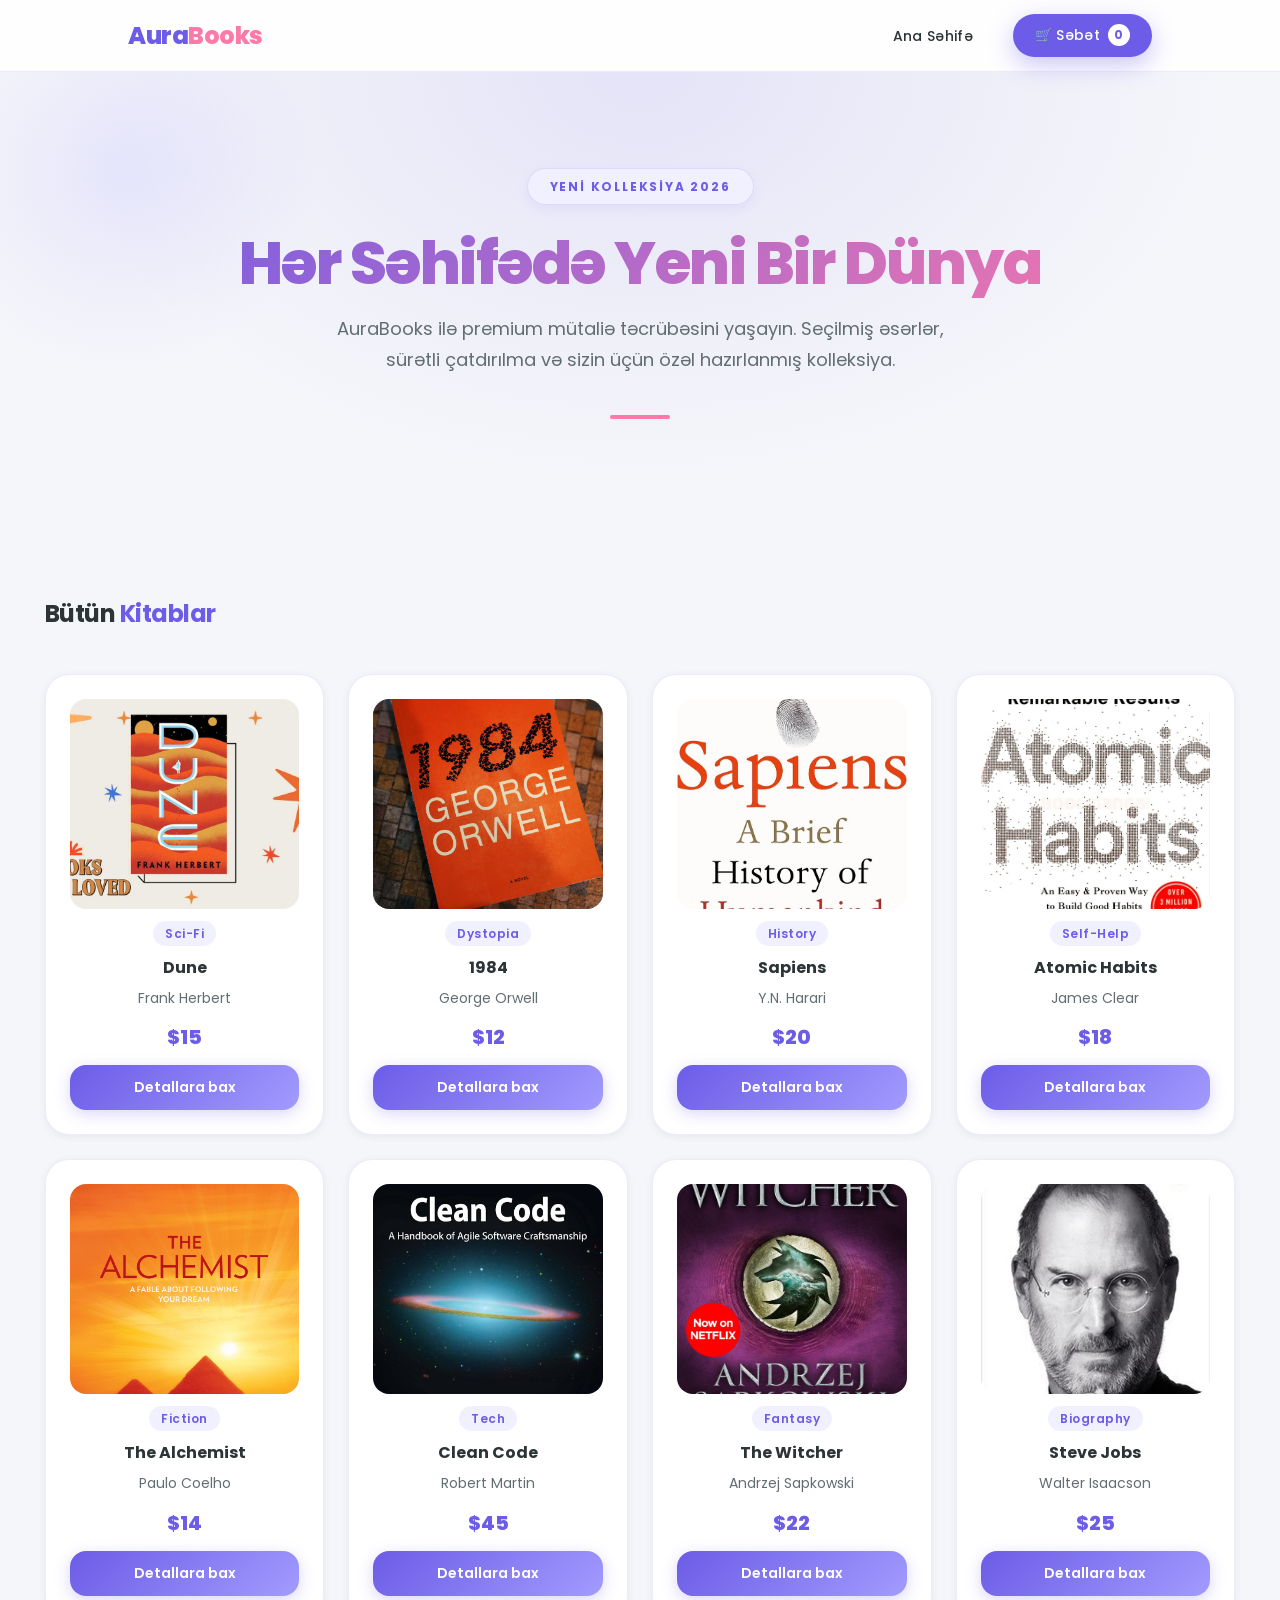
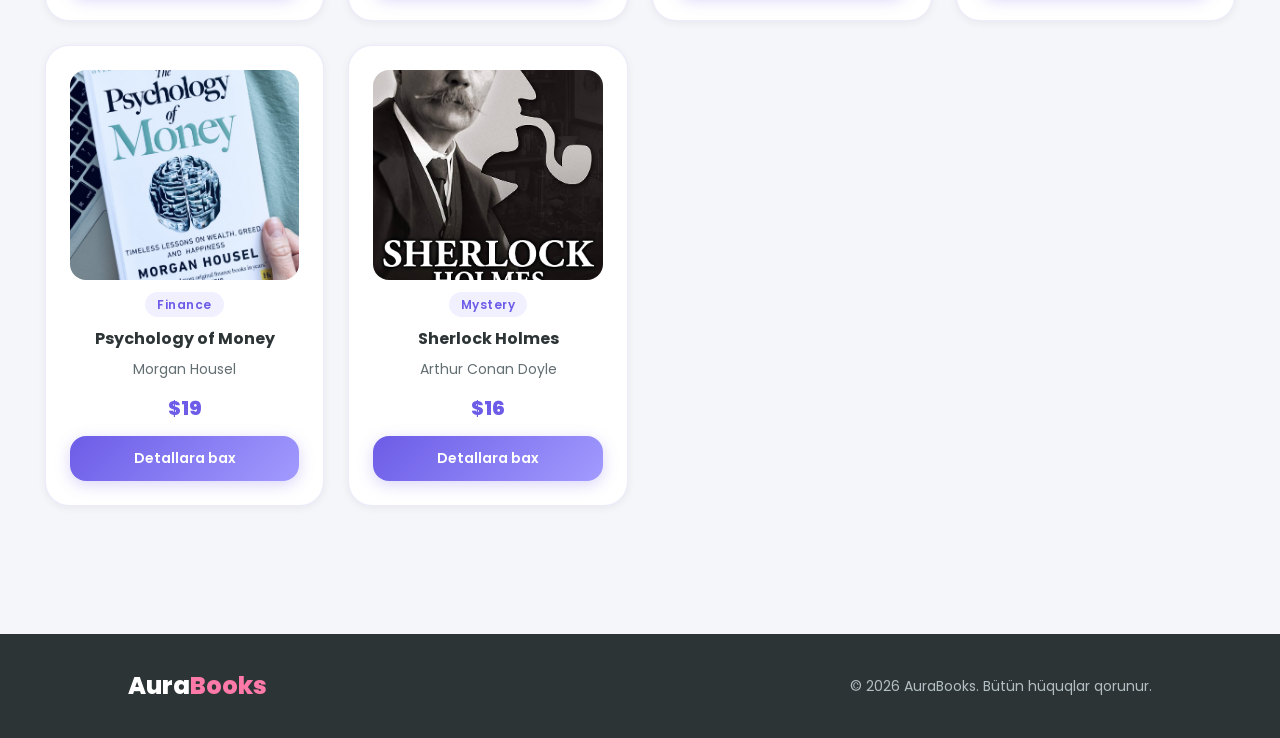
<file: index.html>
<!DOCTYPE html>
<html lang="az">
<head>
    <meta charset="UTF-8" />
    <meta name="viewport" content="width=device-width, initial-scale=1.0" />
    <meta name="description" content="AuraBooks — Premium kitab mağazası. Seçilmiş əsərlər, sürətli çatdırılma." />
    <!-- Open Graph -->
    <meta property="og:title"       content="Aura Books | Premium Store" />
    <meta property="og:description" content="Premium mütaliə təcrübəsini yaşayın." />
    <meta property="og:type"        content="website" />

    <title>Aura Books | Premium Store</title>

    <!-- Fonts -->
    <link rel="preconnect" href="https://fonts.googleapis.com" />
    <link rel="preconnect" href="https://fonts.gstatic.com" crossorigin />
    <link href="https://fonts.googleapis.com/css2?family=Poppins:wght@300;400;500;600;700;800&display=swap" rel="stylesheet" />

    <!-- Styles -->
    <link rel="stylesheet" href="style.css" />
</head>
<body>

<!-- ===================== HEADER / NAVBAR ===================== -->
<header role="banner">
    <nav class="navbar" role="navigation" aria-label="Əsas naviqasiya">

        <a href="index.html" class="logo" aria-label="AuraBooks Ana Səhifə">
            Aura<span>Books</span>
        </a>

        <!-- Mobile hamburger button -->
        <button
            class="hamburger"
            id="hamburger-btn"
            aria-label="Menyunu aç/bağla"
            aria-expanded="false"
            aria-controls="nav-links"
        >
            <span></span>
            <span></span>
            <span></span>
        </button>

        <ul class="nav-links" id="nav-links" role="list">
            <li><a href="index.html" aria-current="page">Ana Səhifə</a></li>
            <li>
                <a href="cart.html" class="cart-link" aria-label="Səbətim">
                    🛒 Səbət
                    <span id="cart-count" aria-live="polite" aria-atomic="true">0</span>
                </a>
            </li>
        </ul>

    </nav>
</header>

<!-- ===================== MAIN CONTENT ===================== -->
<main id="main-content" class="page-grid">

    <!-- Hero Section -->
    <section class="hero full-bleed" aria-labelledby="hero-heading">
        <div class="hero-badge" aria-hidden="true">Yeni Kolleksiya 2026</div>
        <h1 id="hero-heading">Hər Səhifədə <span>Yeni Bir Dünya</span></h1>
        <p>
            AuraBooks ilə premium mütaliə təcrübəsini yaşayın.
            Seçilmiş əsərlər, sürətli çatdırılma və sizin üçün
            özəl hazırlanmış kolleksiya.
        </p>
    </section>

    <!-- Books Section -->
    <section class="books-section" aria-labelledby="books-heading">
        <h2 class="section-title" id="books-heading">
            Bütün <span>Kitablar</span>
        </h2>
        <div id="book-list" class="books-grid" role="list" aria-label="Kitab siyahısı">
            <!-- JS ile render edilecek -->
        </div>
    </section>

</main>

<!-- ===================== BOOK DETAIL MODAL ===================== -->
<div
    id="book-modal"
    class="modal"
    role="dialog"
    aria-modal="true"
    aria-labelledby="modal-title"
    aria-hidden="true"
>
    <div class="modal-content" id="modal-body">
        <!-- JS ile doldurulacak -->
    </div>
</div>

<!-- ===================== TOAST CONTAINER ===================== -->
<div id="toast-container" aria-live="polite" aria-atomic="true"></div>

<!-- ===================== FOOTER ===================== -->
<footer class="footer" role="contentinfo">
    <div class="footer-logo">Aura<span>Books</span></div>
    <p class="footer-copy">© 2026 AuraBooks. Bütün hüquqlar qorunur.</p>
</footer>

<!-- ===================== SCRIPTS ===================== -->
<script src="data.js"></script>
<script src="script.js"></script>

</body>
</html>
</file>
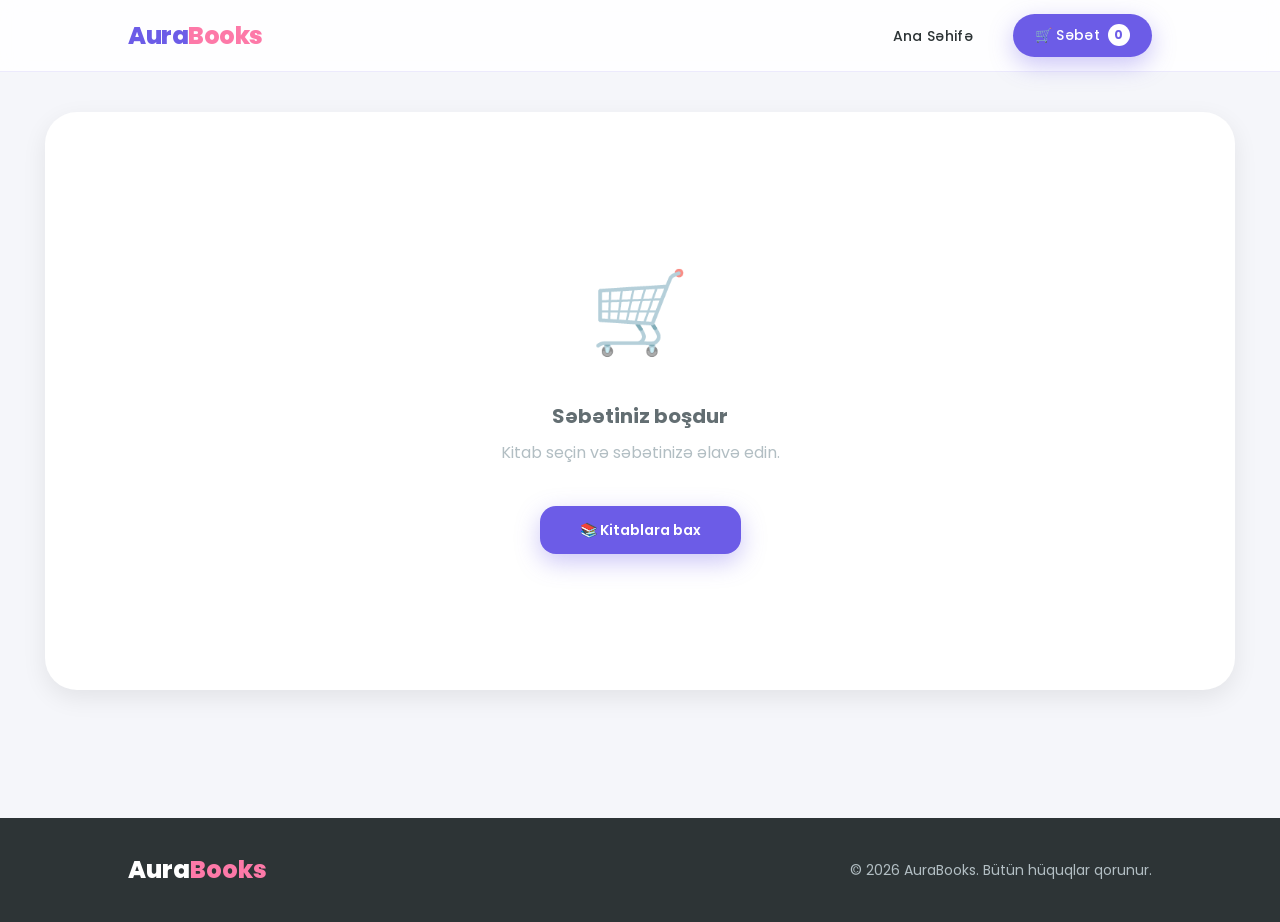
<file: cart.html>
<!DOCTYPE html>
<html lang="az">
<head>
    <meta charset="UTF-8" />
    <meta name="viewport" content="width=device-width, initial-scale=1.0" />
    <meta name="description" content="AuraBooks Səbət — Seçdiyiniz kitabları burada görə bilərsiniz." />
    <title>Səbətim | Aura Books</title>

    <!-- Fonts -->
    <link rel="preconnect" href="https://fonts.googleapis.com" />
    <link rel="preconnect" href="https://fonts.gstatic.com" crossorigin />
    <link href="https://fonts.googleapis.com/css2?family=Poppins:wght@300;400;500;600;700;800&display=swap" rel="stylesheet" />

    <!-- Styles -->
    <link rel="stylesheet" href="style.css" />
</head>
<body>

<!-- ===================== HEADER ===================== -->
<header role="banner">
    <nav class="navbar" role="navigation" aria-label="Əsas naviqasiya">

        <a href="index.html" class="logo" aria-label="AuraBooks Ana Səhifə">
            Aura<span>Books</span>
        </a>

        <!-- Mobile hamburger -->
        <button
            class="hamburger"
            id="hamburger-btn"
            aria-label="Menyunu aç/bağla"
            aria-expanded="false"
            aria-controls="nav-links"
        >
            <span></span><span></span><span></span>
        </button>

        <ul class="nav-links" id="nav-links" role="list">
            <li><a href="index.html">Ana Səhifə</a></li>
            <li>
                <a href="cart.html" class="cart-link" aria-label="Səbətim" aria-current="page">
                    🛒 Səbət
                    <span id="cart-count" aria-live="polite" aria-atomic="true">0</span>
                </a>
            </li>
        </ul>

    </nav>
</header>

<!-- ===================== MAIN ===================== -->
<main id="main-content" class="cart-page page-grid">
    <div class="cart-container" id="cart-container">
        <!-- Dynamically filled by JS -->
    </div>
</main>

<!-- ===================== TOAST CONTAINER ===================== -->
<div id="toast-container" aria-live="polite" aria-atomic="true"></div>

<!-- ===================== FOOTER ===================== -->
<footer class="footer" role="contentinfo">
    <div class="footer-logo">Aura<span>Books</span></div>
    <p class="footer-copy">© 2026 AuraBooks. Bütün hüquqlar qorunur.</p>
</footer>

<!-- ===================== SCRIPTS ===================== -->
<!-- Load shared data first, then cart logic -->
<script src="data.js"></script>
<script>
    /* -------------------------------------------------------
       Cart Utilities  (duplicated here intentionally because
       cart.html is a standalone page — no module bundler)
       ------------------------------------------------------- */

    function getCart() {
        try {
            return JSON.parse(localStorage.getItem('aura_cart')) || {};
        } catch {
            return {};
        }
    }

    function saveCart(cart) {
        localStorage.setItem('aura_cart', JSON.stringify(cart));
    }

    function getCartItemCount() {
        return Object.values(getCart()).reduce((sum, qty) => sum + qty, 0);
    }

    function updateCartBadge() {
        const el = document.getElementById('cart-count');
        if (el) el.textContent = getCartItemCount();
    }

    /* -------------------------------------------------------
       Toast
       ------------------------------------------------------- */
    function showToast(message, type = 'success', duration = 2800) {
        const container = document.getElementById('toast-container');
        if (!container) return;
        const icons = { success: '✓', error: '✕', info: 'ℹ' };
        const toast = document.createElement('div');
        toast.className = `toast toast-${type}`;
        toast.setAttribute('role', 'alert');
        toast.innerHTML = `<strong>${icons[type] || '•'}</strong> ${message}`;
        container.appendChild(toast);
        const removeToast = () => {
            toast.classList.add('toast-out');
            toast.addEventListener('animationend', () => toast.remove(), { once: true });
        };
        const timer = setTimeout(removeToast, duration);
        toast.addEventListener('click', () => { clearTimeout(timer); removeToast(); });
    }

    /* -------------------------------------------------------
       Hamburger
       ------------------------------------------------------- */
    function initHamburger() {
        const btn   = document.getElementById('hamburger-btn');
        const links = document.getElementById('nav-links');
        if (!btn || !links) return;
        btn.addEventListener('click', () => {
            const isOpen = links.classList.toggle('is-open');
            btn.classList.toggle('is-active', isOpen);
            btn.setAttribute('aria-expanded', String(isOpen));
        });
        links.querySelectorAll('a').forEach(a => a.addEventListener('click', () => {
            links.classList.remove('is-open');
            btn.classList.remove('is-active');
            btn.setAttribute('aria-expanded', 'false');
        }));
    }

    /* -------------------------------------------------------
       Cart Quantity Helpers
       ------------------------------------------------------- */

    function changeQty(bookId, delta) {
        const cart = getCart();
        const newQty = (cart[bookId] || 0) + delta;
        if (newQty <= 0) {
            delete cart[bookId];
        } else {
            cart[bookId] = newQty;
        }
        saveCart(cart);
        renderCart(); // Re-render the whole cart
        updateCartBadge();
    }

    function removeItem(bookId) {
        const cart = getCart();
        delete cart[bookId];
        saveCart(cart);
        renderCart();
        updateCartBadge();
        showToast('Məhsul səbətdən silindi.', 'info');
    }

    function clearCart() {
        if (!confirm('Səbəti tamamilə təmizləmək istədiyinizə əminsiniz?')) return;
        localStorage.removeItem('aura_cart');
        renderCart();
        updateCartBadge();
        showToast('Səbət təmizləndi.', 'info');
    }

    function checkout() {
        const cart = getCart();
        if (Object.keys(cart).length === 0) {
            showToast('Səbətiniz boşdur!', 'error');
            return;
        }
        // Simulate checkout
        localStorage.removeItem('aura_cart');
        showToast('🎉 Sifarişiniz qəbul olundu! Təbriklər!', 'success', 3500);
        setTimeout(() => {
            window.location.href = 'index.html';
        }, 3600);
    }

    /* -------------------------------------------------------
       Render Cart
       ------------------------------------------------------- */
    function renderCart() {
        const container = document.getElementById('cart-container');
        if (!container) return;

        const cart = getCart(); // { bookId: qty }
        const cartEntries = Object.entries(cart)
            .map(([id, qty]) => ({ book: BOOKS_DATA.find(b => b.id === parseInt(id)), qty: parseInt(qty) }))
            .filter(entry => entry.book); // skip stale IDs

        /* ---------- EMPTY STATE ---------- */
        if (cartEntries.length === 0) {
            container.innerHTML = `
                <div class="empty-cart" role="status" aria-live="polite">
                    <span class="empty-icon" aria-hidden="true">🛒</span>
                    <h3>Səbətiniz boşdur</h3>
                    <p>Kitab seçin və səbətinizə əlavə edin.</p>
                    <a href="index.html" class="btn-shop">
                        📚 Kitablara bax
                    </a>
                </div>
            `;
            return;
        }

        /* ---------- ITEMS + SUMMARY ---------- */
        let subtotal = 0;
        const itemsHtml = cartEntries.map(({ book, qty }) => {
            const lineTotal = book.price * qty;
            subtotal += lineTotal;
            return `
                <div class="cart-item" data-id="${book.id}">
                    <img
                        class="cart-item-img"
                        src="${book.img}"
                        alt="${escapeHtml(book.title)}"
                        loading="lazy"
                        onerror="this.src=''; this.style.background='linear-gradient(135deg,#f0f1ff,#e8ecff)';"
                    />
                    <div class="cart-item-info">
                        <h4>${escapeHtml(book.title)}</h4>
                        <p class="item-author">${escapeHtml(book.author)}</p>
                    </div>
                    <div class="qty-control" aria-label="Miqdar: ${qty}">
                        <button
                            class="qty-btn"
                            onclick="changeQty(${book.id}, -1)"
                            aria-label="Miqdarı azalt"
                            ${qty <= 1 ? '' : ''}
                        >−</button>
                        <span class="qty-value" aria-label="Miqdar ${qty}">${qty}</span>
                        <button
                            class="qty-btn"
                            onclick="changeQty(${book.id}, 1)"
                            aria-label="Miqdarı artır"
                        >+</button>
                    </div>
                    <span class="cart-item-price" aria-label="$${lineTotal}">$${lineTotal}</span>
                    <button
                        class="remove-btn"
                        onclick="removeItem(${book.id})"
                        aria-label="${book.title} kitabını sil"
                        title="Sil"
                    >🗑</button>
                </div>
            `;
        }).join('');

        const shipping = subtotal > 40 ? 0 : 5;
        const total    = subtotal + shipping;

        container.innerHTML = `
            <h2>Səbətimdəki Məhsullar
                <span style="font-size: 1rem; font-weight: 500; color: var(--text-secondary);">
                    (${cartEntries.reduce((s, e) => s + e.qty, 0)} məhsul)
                </span>
            </h2>

            <div id="cart-items-list" aria-label="Səbət məhsulları" role="list">
                ${itemsHtml}
            </div>

            <div class="cart-summary" aria-label="Ödəniş xülasəsi">
                <div class="cart-summary-row">
                    <span>Ara cəm</span>
                    <span>$${subtotal.toFixed(2)}</span>
                </div>
                <div class="cart-summary-row">
                    <span>Çatdırılma</span>
                    <span>${shipping === 0
                        ? '<span style="color:var(--success);font-weight:600;">Pulsuz ✓</span>'
                        : '$' + shipping.toFixed(2)
                    }</span>
                </div>
                ${shipping > 0 ? `
                    <p style="font-size:0.78rem;color:var(--text-muted);margin-top:4px;">
                        💡 $40-dan yuxarı sifarişlərdə çatdırılma pulsuzdur.
                    </p>` : ''}
                <div class="cart-summary-row total">
                    <span>Cəmi</span>
                    <span>$${total.toFixed(2)}</span>
                </div>
            </div>

            <div class="cart-actions">
                <button class="btn-clear" onclick="clearCart()" aria-label="Səbəti tamamilə təmizlə">
                    🗑 Səbəti təmizlə
                </button>
                <button class="btn-checkout" onclick="checkout()" aria-label="Ödənişə keç">
                    💳 Ödəniş et →
                </button>
            </div>
        `;
    }

    /* -------------------------------------------------------
       Security
       ------------------------------------------------------- */
    function escapeHtml(str) {
        const div = document.createElement('div');
        div.textContent = str;
        return div.innerHTML;
    }

    /* -------------------------------------------------------
       Scroll Shadow for Navbar
       ------------------------------------------------------- */
    function initScrollShadow() {
        const navbar = document.querySelector('.navbar');
        if (!navbar) return;
        const h = () => navbar.classList.toggle('scrolled', window.scrollY > 10);
        window.addEventListener('scroll', h, { passive: true });
        h();
    }

    /* -------------------------------------------------------
       Initialise
       ------------------------------------------------------- */
    document.addEventListener('DOMContentLoaded', () => {
        renderCart();
        updateCartBadge();
        initHamburger();
        initScrollShadow();
    });
</script>

</body>
</html>
</file>
<file: style.css>
/* ==========================================================
   style.css — AuraBooks Global Stylesheet
   Author: AuraBooks Dev Team
   Version: 2.0 (Production-Ready Rewrite)
   ========================================================== */

/* ----------------------------------------------------------
   1. CSS RESET & BOX MODEL (must come first)
   ---------------------------------------------------------- */
*, *::before, *::after {
    margin: 0;
    padding: 0;
    box-sizing: border-box;
}

/* ----------------------------------------------------------
   2. DESIGN TOKENS (CSS Custom Properties)
   ---------------------------------------------------------- */
:root {
    /* Brand Colors */
    --primary:        #6c5ce7;
    --primary-dark:   #5a4bd1;
    --primary-light:  #a29bfe;
    --secondary:      #a29bfe;
    --accent:         #fd79a8;
    --accent-dark:    #e84393;
    --success:        #00b894;
    --danger:         #ff7675;
    --warning:        #fdcb6e;

    /* Backgrounds */
    --bg-page:        #f5f6fa;
    --bg-card:        #ffffff;
    --bg-glass:       rgba(255, 255, 255, 0.85);
    --bg-overlay:     rgba(15, 10, 40, 0.6);

    /* Text */
    --text-primary:   #2d3436;
    --text-secondary: #636e72;
    --text-muted:     #b2bec3;
    --text-on-dark:   #ffffff;

    /* Borders */
    --border-light:   rgba(108, 92, 231, 0.12);
    --border-card:    rgba(255, 255, 255, 0.3);

    /* Shadows */
    --shadow-sm:      0 2px 8px rgba(0, 0, 0, 0.06);
    --shadow-md:      0 8px 24px rgba(0, 0, 0, 0.08);
    --shadow-lg:      0 20px 50px rgba(0, 0, 0, 0.12);
    --shadow-primary: 0 8px 25px rgba(108, 92, 231, 0.35);
    --shadow-accent:  0 8px 25px rgba(253, 121, 168, 0.35);

    /* Spacing Scale */
    --space-xs:   4px;
    --space-sm:   8px;
    --space-md:   16px;
    --space-lg:   24px;
    --space-xl:   40px;
    --space-2xl:  64px;
    --space-3xl:  96px;

    /* Border Radius */
    --radius-sm:  8px;
    --radius-md:  16px;
    --radius-lg:  24px;
    --radius-xl:  32px;
    --radius-pill: 999px;

    /* Typography */
    --font-body:  'Poppins', -apple-system, BlinkMacSystemFont, 'Segoe UI', sans-serif;
    --font-size-xs:   0.75rem;
    --font-size-sm:   0.875rem;
    --font-size-base: 1rem;
    --font-size-lg:   1.125rem;
    --font-size-xl:   1.25rem;
    --font-size-2xl:  1.5rem;
    --font-size-3xl:  2rem;
    --font-size-4xl:  2.75rem;
    --font-size-5xl:  3.75rem;

    /* Transitions */
    --transition-fast:   0.15s ease;
    --transition-base:   0.3s ease;
    --transition-slow:   0.5s cubic-bezier(0.175, 0.885, 0.32, 1.275);

    /* Layout */
    --container-max: 1320px;
    --navbar-height: 72px;
    --grid-columns: 12;
    --grid-gutter: clamp(var(--space-md), 3.5vw, var(--space-2xl));
}

/* ----------------------------------------------------------
   3. BASE STYLES
   ---------------------------------------------------------- */
html {
    scroll-behavior: smooth;
    overflow-x: hidden;
}

body {
    font-family: var(--font-body);
    background: var(--bg-page);
    color: var(--text-primary);
    min-height: 100vh;
    overflow-x: hidden;
    line-height: 1.6;
    -webkit-font-smoothing: antialiased;
    -moz-osx-font-smoothing: grayscale;
}

img {
    max-width: 100%;
    height: auto;
    display: block;
}

a {
    color: inherit;
    text-decoration: none;
}

button {
    font-family: var(--font-body);
    cursor: pointer;
}

/* ----------------------------------------------------------
   4. LAYOUT UTILITIES
   ---------------------------------------------------------- */
.container {
    width: 100%;
    max-width: var(--container-max);
    margin: 0 auto;
    padding: 0 var(--space-lg);
}

.page-grid {
    display: grid;
    grid-template-columns:
        minmax(var(--grid-gutter), 1fr)
        minmax(0, var(--container-max))
        minmax(var(--grid-gutter), 1fr);
    row-gap: var(--space-xl);
}

.page-grid > * {
    grid-column: 2;
}

.page-grid > .full-bleed {
    grid-column: 1 / -1;
}

/* ----------------------------------------------------------
   5. NAVBAR
   ---------------------------------------------------------- */
.navbar {
    display: flex;
    justify-content: space-between;
    align-items: center;
    padding: 0 10%;
    height: var(--navbar-height);
    background: var(--bg-glass);
    backdrop-filter: blur(12px);
    -webkit-backdrop-filter: blur(12px);
    border-bottom: 1px solid var(--border-light);
    position: sticky;
    top: 0;
    z-index: 1000;
    transition: box-shadow var(--transition-base);
}

.navbar.scrolled {
    box-shadow: var(--shadow-md);
}

/* Logo */
.logo {
    font-size: clamp(1.5rem, 1.2rem + 1vw, 1rem);
    font-weight: 800;
    color: var(--primary);
    letter-spacing: -0.5px;
    line-height: 1;
    text-decoration: none;
    transition: opacity var(--transition-fast);
}

.logo:hover { opacity: 0.85; }
.logo span  { color: var(--accent); }

/* Nav Links */
.nav-links {
    display: flex;
    align-items: center;
    gap: var(--space-xl);
    list-style: none;
}

.nav-links a {
    text-decoration: none;
    color: var(--text-primary);
    font-weight: 500;
    font-size: var(--font-size-sm);
    letter-spacing: 0.3px;
    transition: color var(--transition-base);
    position: relative;
}

/* Underline hover effect for non-CTA links */
.nav-links a:not(.cart-link)::after {
    content: '';
    position: absolute;
    bottom: -3px;
    left: 0;
    width: 0;
    height: 2px;
    background: var(--primary);
    border-radius: var(--radius-pill);
    transition: width var(--transition-base);
}

.nav-links a:not(.cart-link):hover { color: var(--primary); }
.nav-links a:not(.cart-link):hover::after { width: 100%; }

/* Cart Button */
.cart-link {
    display: inline-flex;
    align-items: center;
    gap: var(--space-sm);
    background: var(--primary);
    color: var(--text-on-dark) !important;
    padding: 10px 22px;
    border-radius: var(--radius-pill);
    font-weight: 600;
    font-size: var(--font-size-sm);
    box-shadow: var(--shadow-primary);
    transition: background var(--transition-base),
                transform var(--transition-base),
                box-shadow var(--transition-base);
}

.cart-link:hover {
    background: var(--accent);
    transform: translateY(-2px);
    box-shadow: var(--shadow-accent);
}

/* Cart Count Badge */
#cart-count {
    display: inline-flex;
    align-items: center;
    justify-content: center;
    min-width: 22px;
    height: 22px;
    padding: 0 6px;
    background: var(--text-on-dark);
    color: var(--primary);
    border-radius: var(--radius-pill);
    font-size: var(--font-size-xs);
    font-weight: 700;
    line-height: 1;
    transition: transform var(--transition-base), background var(--transition-base);
}

.cart-link:hover #cart-count {
    background: var(--accent-dark);
    color: white;
}

/* Hamburger (mobile) */
.hamburger {
    display: none;
    flex-direction: column;
    justify-content: center;
    gap: 5px;
    width: 40px;
    height: 40px;
    padding: 8px;
    background: transparent;
    border: none;
    cursor: pointer;
    border-radius: var(--radius-sm);
    transition: background var(--transition-fast);
}

.hamburger:hover { background: var(--border-light); }

.hamburger span {
    display: block;
    width: 100%;
    height: 2px;
    background: var(--text-primary);
    border-radius: var(--radius-pill);
    transition: transform var(--transition-base), opacity var(--transition-base);
}

/* Hamburger → X animation */
.hamburger.is-active span:nth-child(1) { transform: translateY(7px) rotate(45deg); }
.hamburger.is-active span:nth-child(2) { opacity: 0; transform: scaleX(0); }
.hamburger.is-active span:nth-child(3) { transform: translateY(-7px) rotate(-45deg); }

/* ----------------------------------------------------------
   6. HERO SECTION
   ---------------------------------------------------------- */
.hero {
    text-align: center;
    padding: var(--space-3xl) var(--space-lg);
    background: radial-gradient(ellipse at 50% 0%, rgba(108, 92, 231, 0.12) 0%, transparent 65%);
    position: relative;
    overflow: hidden;
}

/* Decorative floating blobs */
.hero::before,
.hero::after {
    content: '';
    position: absolute;
    border-radius: 50%;
    pointer-events: none;
    z-index: 0;
}

.hero::before {
    width: 400px;
    height: 400px;
    background: radial-gradient(circle, rgba(162, 155, 254, 0.18) 0%, transparent 70%);
    top: -100px;
    left: -80px;
    animation: blobDrift 12s ease-in-out infinite alternate;
}

.hero::after {
    content: '';
    display: block;
    width: 60px;
    height: 4px;
    background: var(--accent);
    margin: var(--space-xl) auto 0;
    border-radius: var(--radius-pill);
    position: relative;
    animation: none;
}

@keyframes blobDrift {
    from { transform: translate(0, 0) scale(1); }
    to   { transform: translate(60px, 40px) scale(1.15); }
}

.hero > * { position: relative; z-index: 1; }

/* Badge */
.hero-badge {
    display: inline-block;
    background: #f1f0ff;
    color: var(--primary);
    padding: 8px 22px;
    border-radius: var(--radius-pill);
    font-size: var(--font-size-xs);
    font-weight: 700;
    text-transform: uppercase;
    letter-spacing: 1.8px;
    margin-bottom: var(--space-lg);
    border: 1px solid rgba(108, 92, 231, 0.15);
    box-shadow: 0 4px 12px rgba(108, 92, 231, 0.08);
    user-select: none;
    animation: badgeFloat 3.5s ease-in-out infinite;
    transition: background var(--transition-base), color var(--transition-base);
}

.hero-badge:hover {
    background: var(--primary);
    color: white;
    animation-play-state: paused; /* Freeze float on hover to avoid jump */
}

@keyframes badgeFloat {
    0%, 100% { transform: translateY(0); }
    50%       { transform: translateY(-6px); }
}

/* Heading */
.hero h1 {
    font-size: var(--font-size-5xl);
    font-weight: 800;
    line-height: 1.15;
    letter-spacing: -1.5px;
    margin-bottom: var(--space-md);
    background: linear-gradient(135deg, #6c5ce7 0%, #fd79a8 50%, #a29bfe 100%);
    background-size: 200% 200%;
    -webkit-background-clip: text;
    -webkit-text-fill-color: transparent;
    background-clip: text;
    animation: gradientShift 8s ease infinite;
}

@keyframes gradientShift {
    0%   { background-position: 0%   50%; }
    50%  { background-position: 100% 50%; }
    100% { background-position: 0%   50%; }
}

/* Sub-heading */
.hero p {
    font-size: var(--font-size-lg);
    color: var(--text-secondary);
    max-width: 620px;
    margin: 0 auto var(--space-lg);
    line-height: 1.7;
    font-weight: 400;
}

/* ----------------------------------------------------------
   7. BOOKS GRID
   ---------------------------------------------------------- */
.books-section {
    padding: var(--space-xl) 0 var(--space-2xl);
}

.section-title {
    font-size: var(--font-size-2xl);
    font-weight: 700;
    color: var(--text-primary);
    margin-bottom: var(--space-xl);
    letter-spacing: -0.5px;
}

.section-title span {
    color: var(--primary);
}

.books-grid {
    display: grid;
    grid-template-columns: repeat(auto-fill, minmax(270px, 1fr));
    gap: var(--space-lg);
}

/* Book Card */
.book-card {
    background: var(--bg-card);
    border-radius: var(--radius-lg);
    padding: var(--space-lg);
    text-align: center;
    border: 1px solid var(--border-light);
    box-shadow: var(--shadow-sm);
    transition: transform var(--transition-slow),
                box-shadow var(--transition-base);
    display: flex;
    flex-direction: column;
    gap: var(--space-sm);
}

.book-card:hover {
    transform: translateY(-12px);
    box-shadow: 0 24px 50px rgba(108, 92, 231, 0.18);
}

/* Book Image */
.book-img-container {
    width: 100%;
    height: 210px;
    border-radius: var(--radius-md);
    overflow: hidden;
    background: linear-gradient(135deg, #f0f1ff, #e8ecff);
    flex-shrink: 0;
}

.book-img-container img {
    width: 100%;
    height: 100%;
    object-fit: cover;
    transition: transform var(--transition-base);
}

.book-card:hover .book-img-container img {
    transform: scale(1.08);
}

/* Genre Tag */
.book-genre {
    display: inline-block;
    font-size: var(--font-size-xs);
    font-weight: 600;
    color: var(--primary);
    background: #f1f0ff;
    padding: 3px 12px;
    border-radius: var(--radius-pill);
    letter-spacing: 0.5px;
    margin: var(--space-xs) auto 0;
}

/* Book Title & Author */
.book-card h3 {
    font-size: var(--font-size-base);
    font-weight: 700;
    color: var(--text-primary);
    line-height: 1.3;
    margin-top: var(--space-xs);
}

.book-author {
    font-size: var(--font-size-sm);
    color: var(--text-secondary);
    font-weight: 400;
}

/* Price */
.price-tag {
    font-size: var(--font-size-xl);
    font-weight: 800;
    color: var(--primary);
    display: block;
    margin: var(--space-xs) 0;
}

/* Card CTA Button */
.view-btn {
    display: inline-flex;
    align-items: center;
    justify-content: center;
    gap: var(--space-sm);
    background: linear-gradient(135deg, var(--primary), var(--primary-light));
    color: var(--text-on-dark);
    border: none;
    padding: 12px var(--space-lg);
    border-radius: var(--radius-md);
    font-size: var(--font-size-sm);
    font-weight: 600;
    width: 100%;
    margin-top: auto;
    transition: filter var(--transition-base), transform var(--transition-fast), box-shadow var(--transition-base);
    box-shadow: 0 4px 15px rgba(108, 92, 231, 0.25);
}

.view-btn:hover {
    filter: brightness(1.08);
    transform: translateY(-1px);
    box-shadow: 0 6px 20px rgba(108, 92, 231, 0.35);
}

.view-btn:active {
    transform: translateY(0);
    filter: brightness(0.95);
}

/* ----------------------------------------------------------
   8. MODAL
   ---------------------------------------------------------- */
.modal {
    display: none;
    position: fixed;
    inset: 0;               /* shorthand for top/right/bottom/left: 0 */
    background: var(--bg-overlay);
    backdrop-filter: blur(6px);
    -webkit-backdrop-filter: blur(6px);
    z-index: 2000;
    align-items: center;
    justify-content: center;
    padding: var(--space-lg);
}

.modal[aria-hidden="false"] {
    display: flex;
}

.modal-content {
    background: var(--bg-card);
    padding: var(--space-xl);
    border-radius: var(--radius-xl);
    width: 100%;
    max-width: 500px;
    max-height: 90vh;
    overflow-y: auto;
    position: relative;
    box-shadow: var(--shadow-lg);
    animation: modalIn 0.3s cubic-bezier(0.34, 1.56, 0.64, 1);
}

@keyframes modalIn {
    from { opacity: 0; transform: scale(0.92) translateY(20px); }
    to   { opacity: 1; transform: scale(1) translateY(0); }
}

.modal-book-img {
    width: 100%;
    height: 260px;
    object-fit: cover;
    border-radius: var(--radius-md);
    background: linear-gradient(135deg, #f0f1ff, #e8ecff);
    margin-bottom: var(--space-md);
}

.modal-book-img img {
    width: 100%;
    height: 100%;
    object-fit: contain;
    background: #f7f8ff;
}

.modal-content h2 {
    font-size: var(--font-size-2xl);
    font-weight: 800;
    color: var(--text-primary);
    margin-bottom: var(--space-xs);
}

.modal-content .modal-author {
    color: var(--text-secondary);
    font-size: var(--font-size-sm);
    margin-bottom: var(--space-sm);
}

.modal-content .modal-desc {
    color: var(--text-secondary);
    line-height: 1.7;
    margin-bottom: var(--space-md);
}

.modal-content .modal-price {
    font-size: var(--font-size-3xl);
    font-weight: 800;
    color: var(--primary);
    margin-bottom: var(--space-md);
}

/* Close Button */
.close-btn {
    position: absolute;
    top: var(--space-md);
    right: var(--space-md);
    width: 36px;
    height: 36px;
    display: flex;
    align-items: center;
    justify-content: center;
    font-size: 22px;
    color: var(--text-secondary);
    background: var(--bg-page);
    border: none;
    border-radius: 50%;
    cursor: pointer;
    transition: background var(--transition-fast), color var(--transition-fast), transform var(--transition-fast);
    line-height: 1;
}

.close-btn:hover {
    background: var(--danger);
    color: white;
    transform: rotate(90deg);
}

/* Success msg inside modal */
.success-msg {
    display: none;
    align-items: center;
    gap: var(--space-sm);
    color: var(--success);
    font-weight: 600;
    font-size: var(--font-size-sm);
    margin-top: var(--space-sm);
    padding: 10px var(--space-md);
    background: #e8faf4;
    border-radius: var(--radius-md);
    border: 1px solid rgba(0, 184, 148, 0.2);
    animation: fadeIn 0.2s ease;
}

.success-msg.visible { display: flex; }

/* ----------------------------------------------------------
   9. TOAST NOTIFICATIONS
   ---------------------------------------------------------- */
#toast-container {
    position: fixed;
    bottom: var(--space-xl);
    right: var(--space-lg);
    z-index: 9999;
    display: flex;
    flex-direction: column;
    gap: var(--space-sm);
    pointer-events: none;
}

.toast {
    display: flex;
    align-items: center;
    gap: var(--space-sm);
    padding: 14px var(--space-lg);
    background: var(--text-primary);
    color: var(--text-on-dark);
    border-radius: var(--radius-md);
    font-size: var(--font-size-sm);
    font-weight: 500;
    box-shadow: var(--shadow-lg);
    pointer-events: auto;
    animation: toastIn 0.4s cubic-bezier(0.34, 1.56, 0.64, 1) forwards;
    max-width: 320px;
}

.toast.toast-success { background: var(--success); }
.toast.toast-error   { background: var(--danger); }
.toast.toast-info    { background: var(--primary); }

.toast.toast-out {
    animation: toastOut 0.35s ease forwards;
}

@keyframes toastIn {
    from { opacity: 0; transform: translateX(120%); }
    to   { opacity: 1; transform: translateX(0); }
}

@keyframes toastOut {
    from { opacity: 1; transform: translateX(0); }
    to   { opacity: 0; transform: translateX(120%); }
}

/* ----------------------------------------------------------
   10. FOOTER
   ---------------------------------------------------------- */
.footer {
    background: var(--text-primary);
    color: var(--text-on-dark);
    margin-top: var(--space-2xl);
    padding: var(--space-xl) 10%;
    display: flex;
    justify-content: space-between;
    align-items: center;
    flex-wrap: wrap;
    gap: var(--space-md);
}

.footer-logo {
    font-size: clamp(1.5rem, 1.2rem + 1vw, 1rem);
    font-weight: 800;
    color: var(--text-on-dark);
    line-height: 1;
}

.footer-logo span { color: var(--accent); }

.footer-copy {
    font-size: var(--font-size-sm);
    color: var(--text-muted);
}

/* ----------------------------------------------------------
   11. CART PAGE STYLES
   ---------------------------------------------------------- */
.cart-page {
    padding: var(--space-xl) 0 var(--space-2xl);
}

.cart-container {
    background: var(--bg-card);
    border-radius: var(--radius-xl);
    padding: var(--space-xl);
    box-shadow: var(--shadow-md);
}

.cart-container h2 {
    font-size: var(--font-size-2xl);
    font-weight: 700;
    color: var(--text-primary);
    margin-bottom: var(--space-xl);
    padding-bottom: var(--space-md);
    border-bottom: 2px solid var(--bg-page);
}

/* Cart Item Row */
.cart-item {
    display: grid;
    grid-template-columns: 64px 1fr auto auto;
    align-items: center;
    gap: var(--space-md);
    padding: var(--space-md) 0;
    border-bottom: 1px solid var(--bg-page);
    transition: background var(--transition-fast);
}

.cart-item:last-of-type { border-bottom: none; }

.cart-item:hover {
    background: #fafbff;
    border-radius: var(--radius-md);
    padding-left: var(--space-sm);
    padding-right: var(--space-sm);
}

.cart-item-img {
    width: 64px;
    height: 80px;
    border-radius: var(--radius-sm);
    object-fit: cover;
    background: var(--bg-page);
    flex-shrink: 0;
}

.cart-item-info h4 {
    font-weight: 600;
    color: var(--text-primary);
    font-size: var(--font-size-base);
    margin-bottom: 2px;
}

.cart-item-info .item-author {
    font-size: var(--font-size-sm);
    color: var(--text-secondary);
}

/* Quantity Controls */
.qty-control {
    display: flex;
    align-items: center;
    gap: var(--space-sm);
    border: 1px solid var(--border-light);
    border-radius: var(--radius-md);
    padding: 4px;
    background: var(--bg-page);
}

.qty-btn {
    width: 28px;
    height: 28px;
    border: none;
    background: transparent;
    color: var(--primary);
    font-size: 1.1rem;
    font-weight: 700;
    cursor: pointer;
    border-radius: var(--radius-sm);
    display: flex;
    align-items: center;
    justify-content: center;
    transition: background var(--transition-fast);
}

.qty-btn:hover { background: var(--primary); color: white; }

.qty-value {
    font-weight: 700;
    min-width: 24px;
    text-align: center;
    font-size: var(--font-size-sm);
    color: var(--text-primary);
}

/* Remove button */
.remove-btn {
    background: none;
    border: none;
    color: var(--text-muted);
    font-size: 1.2rem;
    cursor: pointer;
    padding: var(--space-xs);
    border-radius: 50%;
    transition: color var(--transition-fast), background var(--transition-fast);
    display: flex;
    align-items: center;
}

.remove-btn:hover {
    color: var(--danger);
    background: rgba(255, 118, 117, 0.1);
}

/* Cart Item Price */
.cart-item-price {
    font-weight: 700;
    color: var(--primary);
    font-size: var(--font-size-lg);
    min-width: 60px;
    text-align: right;
}

/* Cart Summary */
.cart-summary {
    margin-top: var(--space-xl);
    padding-top: var(--space-lg);
    border-top: 2px solid var(--bg-page);
}

.cart-summary-row {
    display: flex;
    justify-content: space-between;
    align-items: center;
    margin-bottom: var(--space-sm);
    font-size: var(--font-size-sm);
    color: var(--text-secondary);
}

.cart-summary-row.total {
    font-size: var(--font-size-xl);
    font-weight: 800;
    color: var(--primary);
    margin-top: var(--space-sm);
    padding-top: var(--space-sm);
    border-top: 1px solid var(--border-light);
}

/* Cart Actions */
.cart-actions {
    display: flex;
    justify-content: space-between;
    align-items: center;
    gap: var(--space-md);
    margin-top: var(--space-xl);
    flex-wrap: wrap;
}

.btn-clear {
    background: transparent;
    color: var(--danger);
    border: 2px solid var(--danger);
    padding: 11px var(--space-lg);
    border-radius: var(--radius-md);
    font-size: var(--font-size-sm);
    font-weight: 600;
    transition: background var(--transition-base), color var(--transition-base);
}

.btn-clear:hover {
    background: var(--danger);
    color: white;
}

.btn-checkout {
    background: linear-gradient(135deg, var(--primary), var(--primary-light));
    color: white;
    border: none;
    padding: 13px var(--space-xl);
    border-radius: var(--radius-md);
    font-size: var(--font-size-sm);
    font-weight: 700;
    box-shadow: var(--shadow-primary);
    transition: filter var(--transition-base), transform var(--transition-fast), box-shadow var(--transition-base);
}

.btn-checkout:hover {
    filter: brightness(1.08);
    transform: translateY(-2px);
    box-shadow: 0 12px 30px rgba(108, 92, 231, 0.4);
}

/* Empty Cart State */
.empty-cart {
    text-align: center;
    padding: var(--space-3xl) var(--space-lg);
}

.empty-cart .empty-icon {
    font-size: 5rem;
    margin-bottom: var(--space-lg);
    display: block;
    opacity: 0.6;
}

.empty-cart h3 {
    font-size: var(--font-size-xl);
    color: var(--text-secondary);
    margin-bottom: var(--space-sm);
}

.empty-cart p {
    color: var(--text-muted);
    margin-bottom: var(--space-xl);
}

.btn-shop {
    display: inline-flex;
    align-items: center;
    gap: var(--space-sm);
    background: var(--primary);
    color: white;
    padding: 13px var(--space-xl);
    border-radius: var(--radius-md);
    font-weight: 600;
    font-size: var(--font-size-sm);
    box-shadow: var(--shadow-primary);
    transition: filter var(--transition-base), transform var(--transition-fast);
    text-decoration: none;
}

.btn-shop:hover {
    filter: brightness(1.1);
    transform: translateY(-2px);
}

/* ----------------------------------------------------------
   12. ANIMATIONS (shared)
   ---------------------------------------------------------- */
@keyframes fadeIn {
    from { opacity: 0; transform: translateY(8px); }
    to   { opacity: 1; transform: translateY(0); }
}

@keyframes spin {
    to { transform: rotate(360deg); }
}

/* Loading skeleton */
.skeleton {
    background: linear-gradient(90deg, #f0f0f0 25%, #e8e8e8 50%, #f0f0f0 75%);
    background-size: 200% 100%;
    animation: shimmer 1.5s infinite;
    border-radius: var(--radius-md);
}

@keyframes shimmer {
    0%   { background-position: 200% 0; }
    100% { background-position: -200% 0; }
}

/* ----------------------------------------------------------
   13. RESPONSIVE DESIGN
   ---------------------------------------------------------- */

/* Tablet: 1024px and below */
@media (max-width: 1024px) {
    .hero h1 {
        font-size: var(--font-size-4xl);
    }

    .navbar {
        padding: 0 var(--space-xl);
    }

    .footer {
        padding: var(--space-xl);
    }
}

/* Mobile: 768px and below */
@media (max-width: 768px) {
    :root {
        --navbar-height: 60px;
        --space-3xl: 64px;
        --grid-gutter: var(--space-md);
    }

    /* Hamburger visible on mobile */
    .hamburger { display: flex; }

    /* Mobile Nav Menu */
    .nav-links {
        position: fixed;
        top: var(--navbar-height);
        left: 0;
        right: 0;
        background: var(--bg-card);
        flex-direction: column;
        gap: 0;
        padding: var(--space-md) 0;
        box-shadow: var(--shadow-lg);
        border-top: 1px solid var(--border-light);
        transform: translateY(-110%);
        opacity: 0;
        transition: transform var(--transition-base), opacity var(--transition-base);
        pointer-events: none;
        z-index: 999;
    }

    .nav-links.is-open {
        transform: translateY(0);
        opacity: 1;
        pointer-events: auto;
    }

    .nav-links a {
        padding: 14px var(--space-xl);
        width: 100%;
        border-radius: 0;
        font-size: var(--font-size-base);
    }

    .nav-links a:not(.cart-link)::after { display: none; }

    .cart-link {
        margin: var(--space-md) var(--space-xl);
        width: calc(100% - var(--space-xl) * 2);
        justify-content: center;
        border-radius: var(--radius-md);
    }

    /* Hero */
    .hero h1 {
        font-size: var(--font-size-3xl);
        letter-spacing: -0.5px;
    }

    .hero p { font-size: var(--font-size-base); }

    /* Grid */
    .books-grid {
        grid-template-columns: repeat(auto-fill, minmax(220px, 1fr));
        gap: var(--space-md);
    }

    /* Cart */
    .cart-item {
        grid-template-columns: 56px 1fr;
        grid-template-rows: auto auto;
    }

    .cart-item-img {
        width: 56px;
        height: 72px;
        grid-row: 1 / 3;
    }

    .qty-control, .cart-item-price, .remove-btn {
        grid-column: 2;
    }

    .cart-actions {
        flex-direction: column-reverse;
    }

    .btn-checkout, .btn-clear {
        width: 100%;
        text-align: center;
    }

    /* Footer */
    .footer {
        flex-direction: column;
        text-align: center;
        padding: var(--space-xl) var(--space-lg);
    }
}

/* Small Mobile: 480px and below */
@media (max-width: 480px) {
    :root {
        --grid-gutter: var(--space-sm);
    }

    .hero h1 { font-size: var(--font-size-2xl); }
    .hero { padding: var(--space-xl) var(--space-md); }

    .books-grid { grid-template-columns: 1fr 1fr; gap: var(--space-sm); }
    .book-card  { padding: var(--space-md) var(--space-sm); }
    .book-img-container { height: 160px; }

    .modal-content { padding: var(--space-lg); }

    .cart-container { padding: var(--space-md); }

    #toast-container {
        left: var(--space-md);
        right: var(--space-md);
        bottom: var(--space-lg);
    }
    .toast { max-width: 100%; }
}
</file>
